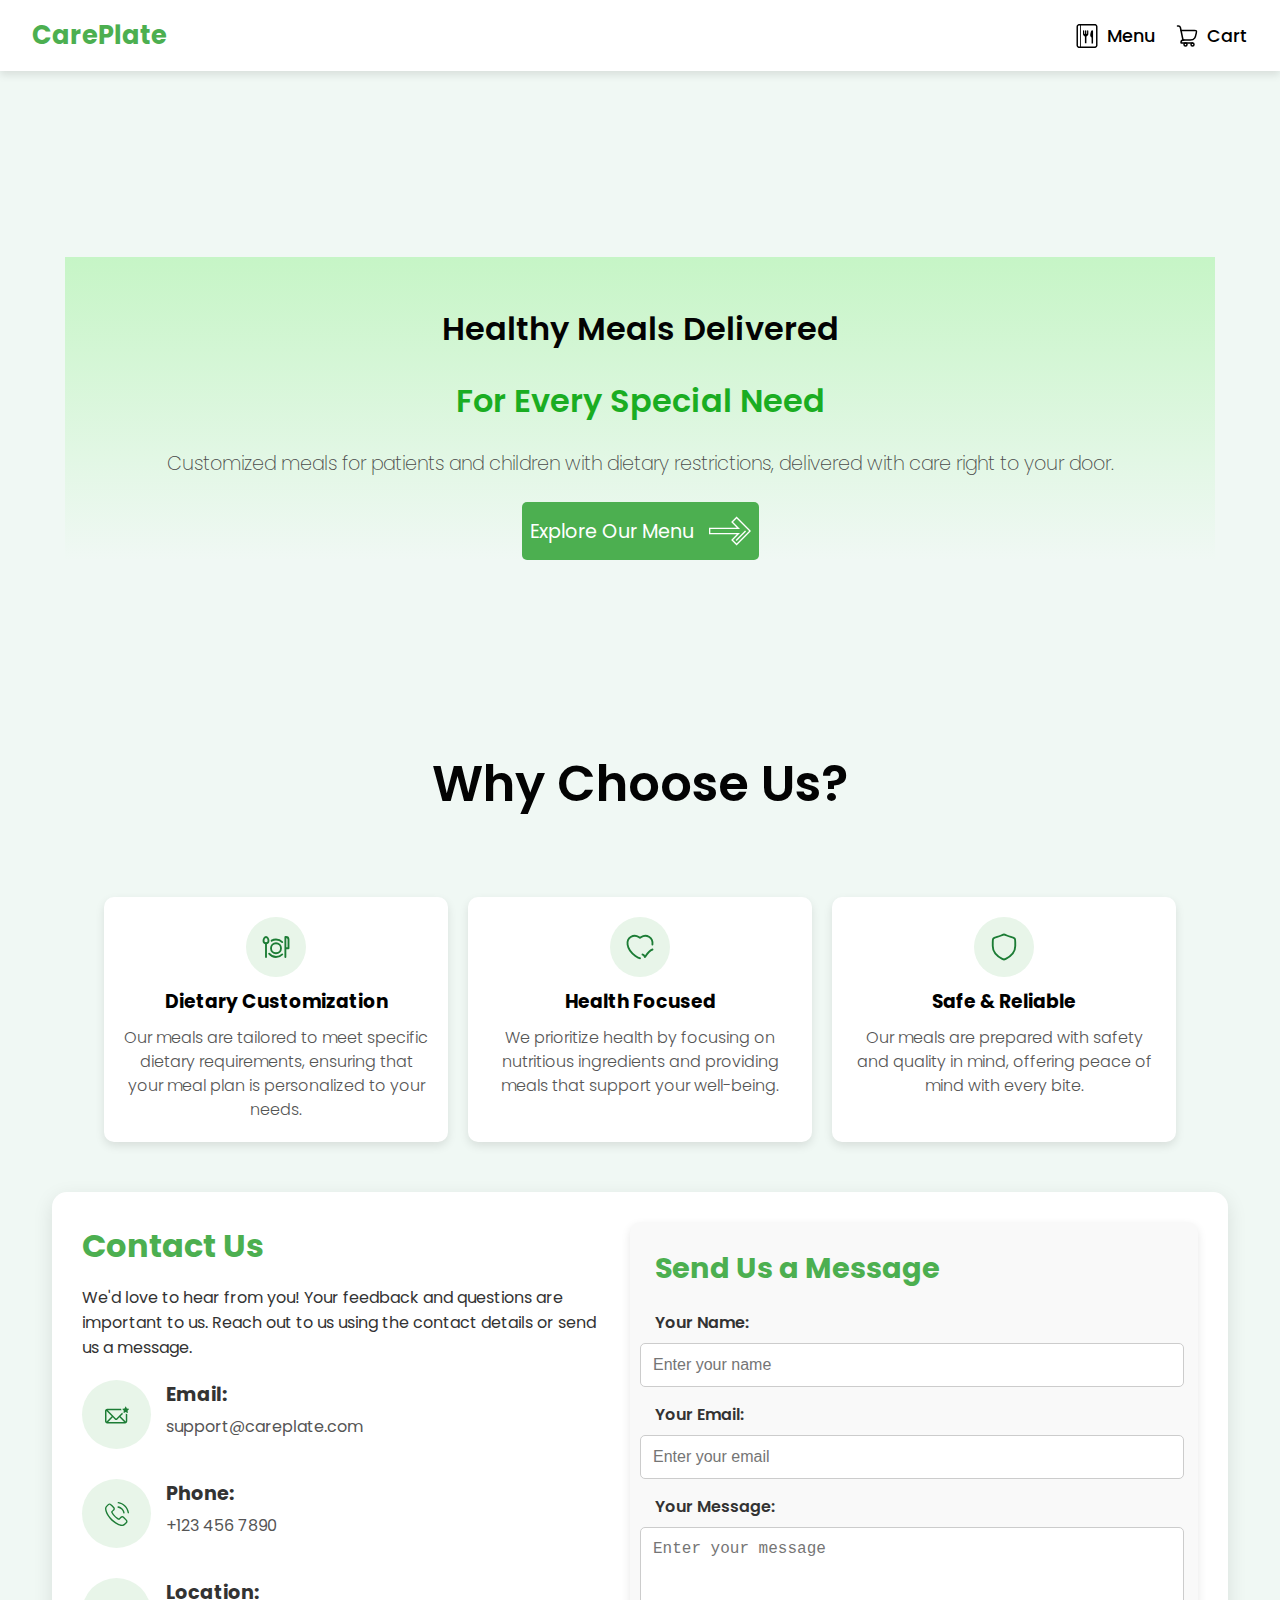
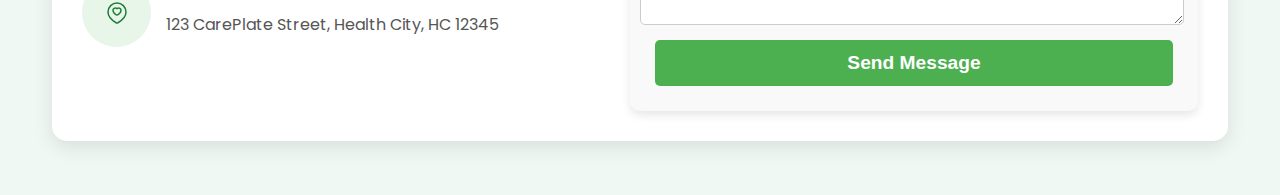
<file: index.html>
<!DOCTYPE html>
<html lang="en">

<head>
    <meta charset="UTF-8">
    <meta name="viewport" content="width=device-width, initial-scale=1.0">
    <title>CarePlate</title>
    <link rel="stylesheet" href="style.css">
</head>

<body>
    
    <nav class="nav">
        <div class="logo"><a href="index.html">CarePlate</a></div>
        <ul>
            <li><img src="assets/meal-menu-2-svgrepo-com.svg" alt="Menu Icon"> <a href="menu.html">Menu</a></li>
            <li><img src="assets/shopping-cart-01-stroke-rounded.svg" alt="Cart Icon"><a href="cart.html">Cart</a></li>
            <li id="user-greeting" style="display: none;"></li>
        </ul>
    </nav>

    <main>
        <section class="hero">
            <span>Healthy Meals Delivered</span>
            <span> For Every Special Need</span>
            <span>Customized meals for patients and children with dietary restrictions, delivered with care right to
                your door.</span>
            <div class="butt">

                <div><a href="menu.html">Explore Our Menu <img src="assets/right-arrow-next-svgrepo-com.svg"
                            alt="Right Arrow"></a>

                </div>
            </div>

        </section>

    </main>
    <section>
        <span id="why">Why Choose Us?</span>
        <div class="choose">
            <div class="card">
                <div class="icon">
                    <img src="assets/spoon-and-knife-stroke-rounded.svg" alt="Dietary Customization">
                </div>
                <h3>Dietary Customization</h3>
                <p>Our meals are tailored to meet specific dietary requirements, ensuring that your meal plan is
                    personalized to your needs.</p>
            </div>
            <div class="card">
                <div class="icon">
                    <img src="assets/heart-check-stroke-rounded.svg" alt="Health Focused">
                </div>
                <h3>Health Focused</h3>
                <p>We prioritize health by focusing on nutritious ingredients and providing meals that support your
                    well-being.</p>
            </div>
            <div class="card">
                <div class="icon">
                    <img src="assets/shield-01-stroke-rounded.svg" alt="Safe & Reliable">
                </div>
                <h3>Safe & Reliable</h3>
                <p>Our meals are prepared with safety and quality in mind, offering peace of mind with every bite.</p>
            </div>
        </div>
    </section>
    <footer class="footer">
        <div class="contact-card">
            <div class="contact-info">
                <h3>Contact Us</h3>
                <p>We'd love to hear from you! Your feedback and questions are important to us. Reach out
                    to us using the contact details or send us a message.</p>
                <div id="contact">
                    <div class="contact-item">
                        <div class="icon">
                            <img src="assets/mail-with-star-svgrepo-com.svg" alt="Email Icon">
                        </div>
                        <div class="info">
                            <h4>Email:</h4>
                            <p>support@careplate.com</p>
                        </div>
                    </div>

                    <div class="contact-item">
                        <div class="icon">
                            <img src="assets/phone-call-svgrepo-com.svg" alt="Phone Icon">
                        </div>
                        <div class="info">
                            <h4>Phone:</h4>
                            <p>+123 456 7890</p>
                        </div>
                    </div>

                    <div class="contact-item">
                        <div class="icon">
                            <img src="assets/location-favourite-02-stroke-rounded.svg" alt="Location Icon">
                        </div>
                        <div class="info">
                            <h4>Location:</h4>
                            <p>123 CarePlate Street, Health City, HC 12345</p>
                        </div>
                    </div>
                </div>
            </div>

            <form class="contact-form">
                <h4>Send Us a Message</h4>
                <label for="name">Your Name:</label>
                <input type="text" id="name" placeholder="Enter your name" required>

                <label for="email">Your Email:</label>
                <input type="email" id="email" placeholder="Enter your email" required>

                <label for="message">Your Message:</label>
                <textarea id="message" placeholder="Enter your message" rows="4" required></textarea>

                <button type="submit">Send Message</button>
            </form>
        </div>
    </footer>



</body>

</html>
</file>
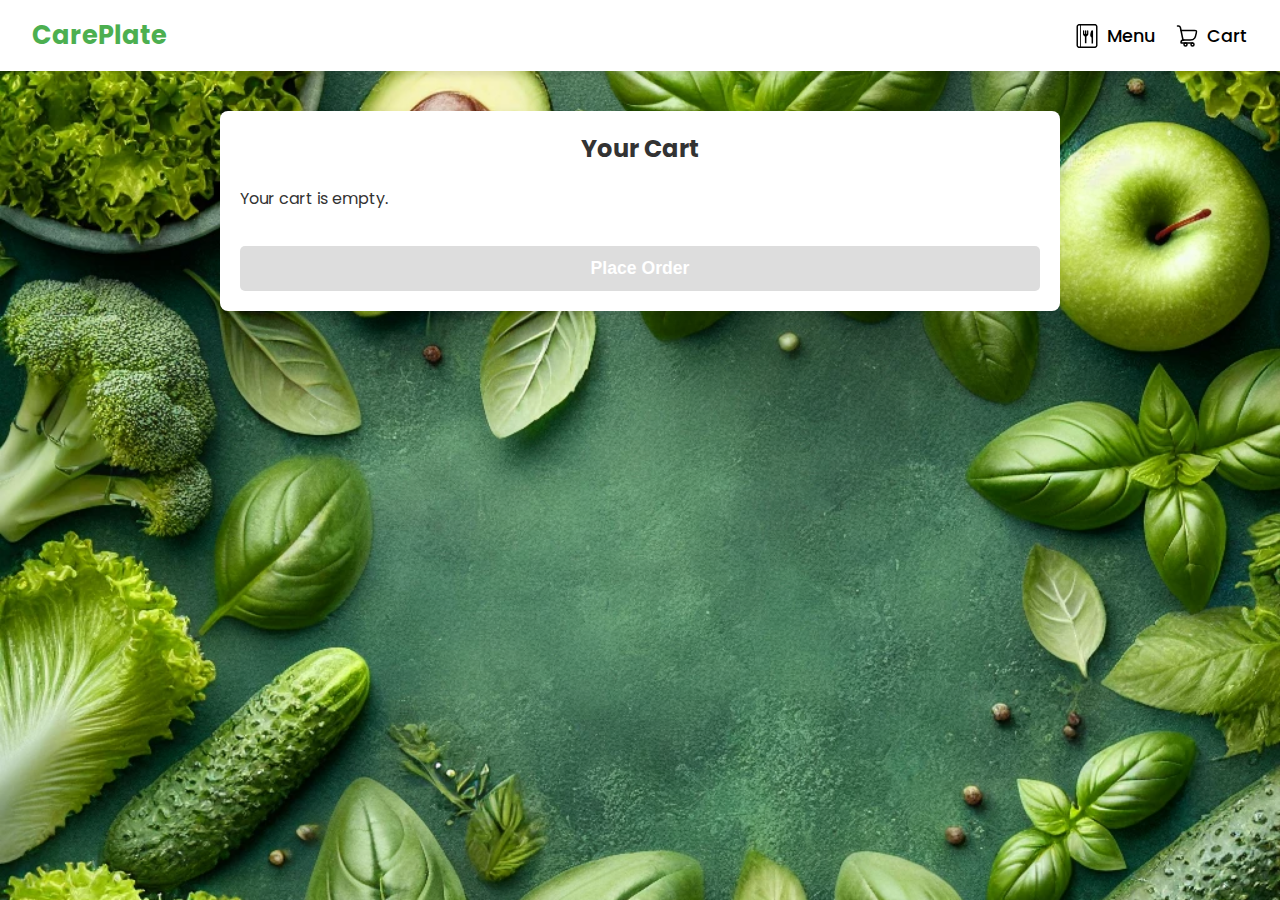
<file: cart.html>
<!DOCTYPE html>
<html lang="en">
<head>
    <meta charset="UTF-8">
    <meta name="viewport" content="width=device-width, initial-scale=1.0">
    <title>CarePlate |Your Cart</title>
    <link rel="stylesheet" href="cart.css">
</head>
<body>

    <nav class="nav">
        <div class="logo"><a href="index.html">CarePlate</a></div>
        <ul>
            <li><img src="assets/meal-menu-2-svgrepo-com.svg" alt="Menu Icon"> <a href="menu.html">Menu</a></li>
            <li><img src="assets/shopping-cart-01-stroke-rounded.svg" alt="Cart Icon"><a href="cart.html">Cart</a></li>
        </ul>
    </nav>

    <main>
        <h2>Your Cart</h2>
        <div id="cart-items"></div>
        <div id="total-price"></div>
        <button id="place-order">Place Order</button>
    </main>

    <script src="cart.js"></script>
</body>
</html>
</file>
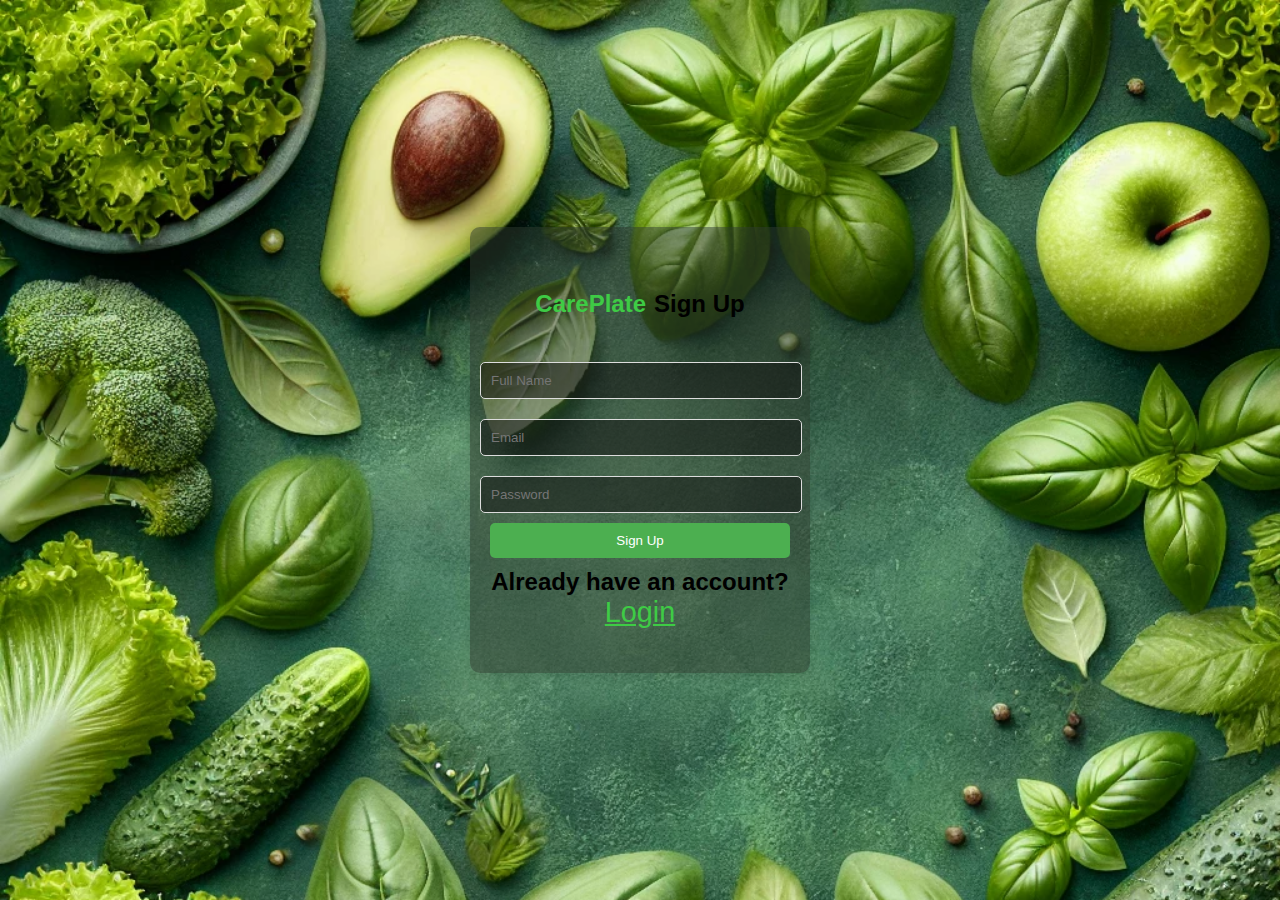
<file: menu.html>
<!DOCTYPE html>
    <html lang="en">
    <head>
        <meta charset="UTF-8">
        <meta name="viewport" content="width=device-width, initial-scale=1.0">
        <title>CarePlate Menu</title>
        <link rel="stylesheet" href="menu.css">
    </head>
    <body>
        
        <nav class="nav">
            <div class="logo"><a href="index.html">CarePlate</a></div>
            <ul>
                <li><img src="assets/meal-menu-2-svgrepo-com.svg" alt="Menu Icon"> <a href="menu.html">Menu</a></li>
                <li><img src="assets/shopping-cart-01-stroke-rounded.svg" alt="Cart Icon"><a href="cart.html">Cart</a></li>
            </ul>
        </nav>

        <main>
            <section class="menu-section">
                <h2>Our Menu</h2>
                <!-- Search Bar -->
        <div class="search-container">
            <input type="text" id="searchBar" placeholder="Search dishes for your health goals (e.g., weight gain,heart health,diabetes)" onkeyup="searchMenu()">
        </div>
                <div class="button-group">
                    <button class="menu-category" data-category="all">All</button>
                    <button class="menu-category" data-category="gluten-free">Gluten-free</button>
                    <button class="menu-category" data-category="vegan">Vegan</button>
                    <button class="menu-category" data-category="low-carb">Low Carb</button>
                    <button class="menu-category" data-category="dairy-free">Dairy-free</button>
                </div>
                <div class="secondary-button-group">
                    <button class="menu-category" data-category="kids-favorites">Kids Favorites</button>
                    <button class="menu-category" data-category="patient-specials">Patient Specials</button>
                    <button class="menu-category" data-category="healthy-snacks">Healthy Snacks</button>
                    <button class="menu-category" data-category="recovery-meals">Recovery Meals</button>
                    <button class="menu-category" data-category="smoothies">Smoothies</button>
                </div>

                <!-- Menu cards will be loaded here -->
                <div class="menu-container" id="menu"></div>
                
            </section>
        </main>

        <script src="script.js"></script>
    </body>
    </html>
</file>
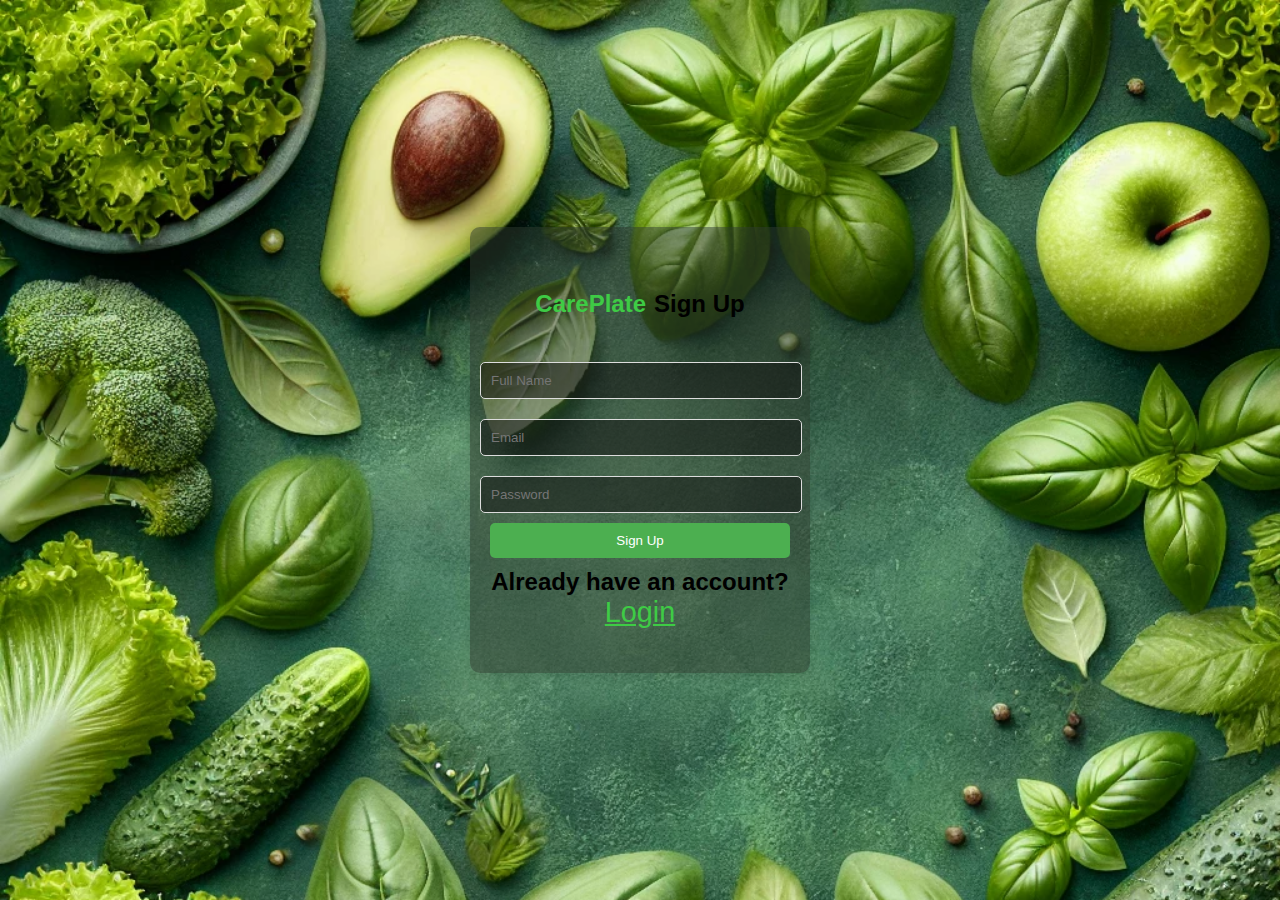
<file: sign-up.html>
<!DOCTYPE html>
<html lang="en">
<head>
    <meta charset="UTF-8">
    <meta name="viewport" content="width=device-width, initial-scale=1.0">
    <title>CarePlate Sign Up | Login</title>
    <link rel="stylesheet" href="sign-up.css">
</head>
<body>
    <div class="auth-container">
        <h2 id="auth-title"><p>CarePlate</p>Sign Up</h2>
        <form id="auth-form">
            <input type="text" id="name" placeholder="Full Name" required>
            <input type="email" id="email" placeholder="Email" required>
            <input type="password" id="password" placeholder="Password" required>
            <button type="submit">Sign Up</button>
            <p id="toggle-auth">Already have an account? <a href="#">Login</a></p>
        </form>
    </div>

    <script>
        document.addEventListener("DOMContentLoaded", function () {
    const authForm = document.getElementById("auth-form");
    const authTitle = document.getElementById("auth-title");
    const toggleAuth = document.getElementById("toggle-auth");
    const nameField = document.getElementById("name");
    const submitButton = authForm.querySelector("button");

    let isLogin = false; // Default to Sign Up mode

    // Toggle between Login & Signup
    toggleAuth.addEventListener("click", (e) => {
        e.preventDefault();
        isLogin = !isLogin;

        authTitle.innerHTML = isLogin 
            ? `<p>PlateCare</p> Login` 
            : `<p>PlateCare</p> Sign Up`;

        nameField.style.display = isLogin ? "none" : "block"; 

        toggleAuth.innerHTML = isLogin 
            ? "Don't have an account? <a href='#'>Sign up</a>" 
            : "Already have an account? <a href='#'>Login</a>";

        // Change submit button text
        submitButton.textContent = isLogin ? "Login" : "Sign Up";
    });

    authForm.addEventListener("submit", function (e) {
        e.preventDefault();
        const name = document.getElementById("name").value;
        const email = document.getElementById("email").value;
        const password = document.getElementById("password").value;

        if (isLogin) {
            if (email && password) {
                localStorage.setItem("userLoggedIn", "true");
                alert("Welcome back! 🎉");
                window.location.href = "index.html"; 
            } else {
                alert("Invalid Credentials! Try again.");
            }
        } else {
            if (name && email && password) {
                localStorage.setItem("userLoggedIn", "true"); 
                localStorage.setItem("userName", name); 
                alert(`Welcome, ${name}! 🎉 Your account has been created.`);
                window.location.href = "index.html"; 
            } else {
                alert("Please fill all fields!");
            }
        }
    });
});

    </script>
</body>
</html>
</file>
<file: sign-up.css>
body {
    font-family: Arial, sans-serif;
    display: flex;
    justify-content: center;
    align-items: center;
    height: 100vh;
    background: #F0F8F4;
    margin: 0;
    background-image: url("assets/bg.png1.webp");
    background-size: cover;
}

.auth-container {
    background: rgba(45, 58, 45, 0.5);
    padding: 20px;
    border-radius: 10px;
    box-shadow: 0 4px 10px rgba(0, 0, 0, 0.1);
    text-align: center;
    width: 300px;
}

.auth-container h2 {
    margin-bottom: 10px;
}

.auth-container input {
    width: 100%;
    padding: 10px;
    margin: 10px -10px;
    border: 1px solid #ddd;
    border-radius: 5px;
    color: #4CAF50;
     background: rgba(15, 15, 15, 0.5);
    
}

.auth-container button {
    background-color: #4CAF50;
    color: white;
    padding: 10px;
    border: none;
    width: 100%;
    border-radius: 5px;
    cursor: pointer;
}

.auth-container button:hover {
    background-color: #388e3c;
}

#toggle-auth {
    font-size: 0.9rem;
    margin-top: 10px;
}
#auth-title{
    display: flex;
    align-items: center;
    gap: 8px;
    justify-content: center;
}
#auth-title p{
    color: #3ecb45;
}
.auth-container p a{
    font-size: larger;
    font-weight: 500;
color: #3ecb45;
}
#toggle-auth {
    font-size:1.5em;
    font-weight: 600;
}
</file>
<file: style.css>
/* Import Google Font at the top */
@import url('https://fonts.googleapis.com/css2?family=Poppins:wght@400;600;700&display=swap');

/* Reset some basic styles for consistency */
* {
    margin: 0;
    padding: 0;
}

/* Basic body styling */
body {
    font-family: 'Poppins', sans-serif;
    background: #F0F8F4;
    color: #333;
    
}

/* Navbar Styling */
.nav {
    display: flex;
    justify-content: space-between;
    align-items: center;
    background-color: white;
    padding: 1rem 2rem;
    box-shadow: 0 4px 8px rgba(0, 0, 0, 0.1);
}

.nav .logo a {
    text-decoration: none;
    color: #4CAF50;
    font-size: 1.6rem;
    font-weight: 700;
}

.nav ul {
    display: flex;
    list-style: none;
}

.nav ul li {
    margin-left: 20px;
    display: flex;
    align-items: center;
}

.nav ul li img {
    width: 24px;
    height: 24px;
    margin-right: 8px;
}

.nav ul li a {
    color: black;
    text-decoration: none;
    font-size: 1.1rem;
    font-weight: 500;
    transition: color 0.3s;
}

.nav ul li a:hover {
    color: #4CAF50;
}
.nav ul li a.active {
    background-color: #4CAF50; /* Green background */
    color: white !important; /* White text */
    border-radius: 5px; /* Rounded edges */
    padding: 10px 15px; /* Adjust padding */
    text-decoration: none;
}

/* Main Section Styling */
main {
    display: flex;
    justify-content: center;
    align-items: center;
    height: 75vh;
    text-align: center;
}
#contact{
    display: flex;
    flex-direction: column;
    align-items: start;
    
}
/* Hero Section */
.hero {
    background: linear-gradient(180deg, #c6f5c6,  #F0F8F4);
    padding-top: 3rem;
    max-width: 1150px;
    width: 90%;
   
}

#why{
    margin-bottom: 1.5em;
    display: flex;
    justify-content: center;
    font-size: 50px;
    font-weight: 600;
    color: #030303;
    text-align: center;
}
/* Styling for the spans */
.hero span {
    display: block;
    font-size: 2rem;
    font-weight: 600;
    margin-bottom: 1.5rem;
    transition: color 0.3s ease;
}

/* Different colors for each line */
.hero span:nth-child(1) {
    color: #030303;
}

.hero span:nth-child(2) {
    color: #1aad22;
}

.hero span:nth-child(3) {
    color: #4a4b4a;
    font-size: 1.2rem;
    font-weight: 200;
}
.hero span:nth-child(4){
    color: black;
}

/* Button Styling */
.butt{
    display: flex;
    justify-content: center;
    align-items: center;
}
.hero a {
    background-color: #4CAF50;
    color: white;
    padding: 0.5rem ;
    border: none;
    cursor: pointer;
    border-radius: 5px;
    display: flex;
    align-items: center;
    transition: background-color 0.3s;
    transition: 0.7s ease-out;
    justify-content: center;
    font-size: 1rem;
    font-weight: 400;
   
    text-decoration: none;
    font-size: larger;
    gap: 15px;
}

.hero a img {
    filter: invert(1);
    height: 42px;
}

.hero a:hover {
    background-color: #388e3c;
    scale: 1.1;
    
}
.choose {
    display: flex;
    justify-content: center;
    gap: 20px;
    margin-top: 20px;
    flex-wrap: wrap;
}

.card {
    background: white;
    padding: 20px;
    border-radius: 10px;
    text-align: center;
    box-shadow: 0 4px 10px rgba(0, 0, 0, 0.1);
    width: 19em;
    transition: 0.5s ease-in-out;
}
.card:hover {
    transform: translateY(-5px); /* Slight lift effect */
    box-shadow: 0 8px 20px rgba(0, 0, 0, 0.2); /* Stronger shadow */
     /* Light green background */
}
.icon {
    background-color: #E8F5E9; /* Light green background */
    border-radius: 50%;
    width: 60px;
    height: 60px;
    display: flex;
    justify-content: center;
    align-items: center;
    margin: 0 auto 10px;
}

.icon img {
    width: 30px;
    height: 30px;
    filter: invert(33%) sepia(91%) saturate(415%) hue-rotate(83deg) brightness(95%) contrast(90%); /* Makes icon green */
}

h3 {
    color: black;
}


/* Paragraph styling */
.card p {
    font-size: 1rem;
    color: #555;
    font-weight: 300;
    margin-top: 10px;
    line-height: 1.5;
    text-align: center;
}

/* Optional hover effect for text */
.card:hover p {
    color: #4CAF50;
}
/* Footer Styling */
.footer {
    background: #F0F8F4; /* Light green background */
    padding: 50px 20px;
    display: flex;
    justify-content: center;
    color: #333;
}

/* Contact Card */
.contact-card {
    background: #ffffff;
    padding: 30px;
    border-radius: 15px;
    display: flex;
    align-items: flex-start;
    width: 90%;
    max-width: 1200px;
    box-shadow: 0 6px 20px rgba(0, 0, 0, 0.1);
    transition: transform 0.3s ease-in-out;
    flex-wrap: wrap;
}

.contact-card:hover {
    transform: translateY(-5px);
    box-shadow: 0 8px 20px rgba(0, 0, 0, 0.2);
}

/* Contact Info */
.contact-info {
    flex: 1;
    padding-right: 30px;
    margin-bottom: 20px;
}

.contact-info h3 {
    color: #4CAF50;
    font-size: 2rem;
    margin-bottom: 15px;
}

.contact-info p {
    color: #333;
    font-size: 1rem;
    margin-bottom: 20px;
}

/* Contact Item */
.contact-item {
    display: flex;
    align-items: center; /* Vertically center the icon and text */
    justify-content: flex-start; /* Align both items to the left */
    margin-bottom: 20px; /* Space between items */
    
}

/* Contact Icon */
.contact-item .icon {
    background-color: #E8F5E9;
    border-radius: 50%;
    padding: 12px; /* Padding inside the icon container */
    width: 45px; /* Size of the icon container */
    height: 45px;
    display: flex;
    justify-content: center;
    align-items: center;
    margin-right: 15px; /* Space between icon and text */
}

/* Icon image size */
.contact-item .icon img {
    width: 24px; /* Size of the icon */
    height: 24px;
}

/* Contact Info */
.contact-item .info {
    display: flex;
    flex-direction: column; /* Stack the text vertically */
    justify-content: center; /* Vertically align text */
}

/* Adjust text */
.contact-item .info h4 {
    font-size: 1.2rem;
    font-weight: 600;
    margin-bottom: 5px;
}

.contact-item .info p {
    font-size: 1rem;
    color: #555;
}


.contact-item .info h4 {
    font-weight: bold;
    margin-bottom: 5px;
}

.contact-item .info p {
    font-size: 1rem;
    color: #555;
}

/* Contact Form */
.contact-form {
    flex: 1;
    display: flex;
    flex-direction: column;
    background-color: #F9F9F9;
    padding: 25px;
    border-radius: 10px;
    box-shadow: 0 4px 10px rgba(0, 0, 0, 0.1);
    transition: 0.5s ease-in-out;
}
.contact-form:hover{
    scale: 1.02;
}
.contact-form h4 {
    color: #4CAF50;
    font-size: 1.8rem;
    margin-bottom: 20px;
}

.contact-form label {
    font-weight: 600;
    margin-bottom: 8px;
    color: #333;
}

.contact-form input, 
.contact-form textarea {
    width: 100%;
    padding: 12px;
    margin-bottom: 15px;
    margin-left: -15px;
    border: 1px solid #ccc;
    border-radius: 5px;
    font-size: 1rem;
    background-color: #fff;
}

.contact-form textarea {
    resize: vertical;

}

.contact-form button {
    background-color: #4CAF50;
    color: white;
    padding: 12px 20px;
    border: none;
    font-size: 1.2rem;
    font-weight: 600;
    cursor: pointer;
    border-radius: 5px;
    transition: background-color 0.3s;
}

.contact-form button:hover {
    background-color: #388e3c;
}

/* Responsive Design */
@media (max-width: 768px) {
    

    .contact-info {
        padding-right: 0;
        margin-bottom: 20px;
    }

    .contact-item {
        justify-content: center;
    }

    .contact-form {
        margin-top: 20px;
    }
}

    
/* Responsive adjustments */
@media (max-width: 768px) {
    
    .card p {
        font-size: 0.9rem;
    }
}

/* Responsive Design */
@media (max-width: 768px) {
    .hero span {
        font-size: 1.5rem;
    }

    .hero button {
        font-size: 1rem;
        padding: 0.8rem 1.5rem;
    }
    
}
@media (max-width: 480px) {
    main {
        height: 60vh;
    }
    #why{
        font-size: 2.3em;
    }
    .contact-form h4{
        font-size: 1.5em;
        min-width: 66vw;

    } 
    .contact-form{
        display: flex;
        flex-direction: column;
        justify-content: start;
        align-items: start;
    }
    .card{
        width: 15.5em;
    }
}
</file>
<file: cart.css>
/* Import Google Font at the top */
@import url('https://fonts.googleapis.com/css2?family=Poppins:wght@400;600;700&display=swap');

/* Reset some basic styles for consistency */
* {
    margin: 0;
    padding: 0;
}

/* Basic body styling */
body {
    font-family: 'Poppins', sans-serif; 
    background: url("assets/bg.png1.webp"); 
    background-size: cover; 
    color: #333; 
    height: 100vh; 
}

/* Navbar Styling */
.nav {
    display: flex;
    justify-content: space-between; 
    align-items: center;
    background-color: white;
    padding: 1rem 2rem;
    box-shadow: 0 4px 8px rgba(0, 0, 0, 0.1);
}

.nav .logo a {
    text-decoration: none;
    color: #4CAF50;
    font-size: 1.6rem;
    font-weight: 700;
}

.nav ul {
    display: flex;
    list-style: none;
}

.nav ul li {
    margin-left: 20px;
    display: flex;
    align-items: center;
}

.nav ul li img {
    width: 24px;
    height: 24px;
    margin-right: 8px;
}

.nav ul li a {
    color: black;
    text-decoration: none;
    font-size: 1.1rem;
    font-weight: 500;
    transition: color 0.3s;
}

.nav ul li a:hover {
    color: #4CAF50;
}
.nav ul li a.active {
    background-color: #4CAF50; /* Green background */
    color: white !important; /* White text */
    border-radius: 5px; /* Rounded edges */
    padding: 10px 15px; /* Adjust padding */
    text-decoration: none;
}

/* Main Cart Content */
main {
    max-width: 800px;
    margin: 40px auto;
    padding: 20px;
    background-color: white;
    border-radius: 8px;
    box-shadow: 0 4px 10px rgba(0, 0, 0, 0.1);
}

/* Cart Header */
h2 {
    text-align: center;
    color: #333;
    margin-bottom: 20px;
}

/* Cart Items */
#cart-items {
    display: flex;
    flex-direction: column;
    gap: 15px;
}

/* Individual Cart Item */
.cart-item {
    display: flex;
    justify-content: space-between;
    align-items: center;
    padding: 15px;
    border: 1px solid #ddd;
    border-radius: 8px;
    background-color: #f9f9f9;
}

/* Item Details */
.cart-item h4 {
    margin: 0;
    font-size: 1rem;
    color: #333;
}

.cart-item p {
    margin: 5px 0;
    color: #777;
    font-size: 0.9rem;
}

/* Quantity Input */
.cart-item input[type="number"] {
    width: 50px;
    padding: 5px;
    border: 1px solid #ddd;
    border-radius: 5px;
    text-align: center;
}

/* Remove Button */
.remove-item {
    background-color: #ff4d4d;
    border: none;
    color: white;
    padding: 5px 10px;
    border-radius: 5px;
    cursor: pointer;
    transition: background 0.3s;
}

.remove-item:hover {
    background-color: #d93636;
}

/* Total Price */
#total-price {
    text-align: right;
    font-size: 1.2rem;
    font-weight: bold;
    margin-top: 15px;
    color: #333;
}

/* Place Order Button */
#place-order {
    width: 100%;
    padding: 12px;
    font-size: 1.1rem;
    font-weight: bold;
    color: white;
    background-color: #4CAF50;
    border: none;
    border-radius: 5px;
    cursor: pointer;
    transition: background 0.3s;
    margin-top: 20px;
}

#place-order:hover {
    background-color: #388e3c;
}

/* Responsive Design */
@media (max-width: 600px) {
    .cart-item {
        flex-direction: column;
        align-items: flex-start;
    }

    .cart-item input {
        margin-top: 10px;
    }
}
/* Order Form Styling */
.order-form {
    background-color: #f9f9f9;
    padding: 20px;
    border-radius: 8px;
    box-shadow: 0 4px 8px rgba(0, 0, 0, 0.1);
    margin-top: 20px;
    width: 100%;
    max-width: 600px;
    margin-left: 77px;
   
   
}

.order-form h3 {
    margin-bottom: 15px;
    color: #333;
}

.order-form label {
    display: block;
    margin-top: 10px;
    font-weight: bold;
    color: #333;
}

.order-form input,
.order-form textarea {
    width: 100%;
    padding: 10px;
    margin-top: 5px;
    border: 1px solid #ddd;
    border-radius: 5px;
    font-size: 1rem;
    
}

.order-form textarea {
    resize: vertical;
    height: 100px;
}

.order-form button {
    margin-top: 15px;
    padding: 10px 15px;
    background-color: #4CAF50;
    color: white;
    border: none;
    border-radius: 5px;
    font-weight: bold;
    cursor: pointer;
}

.order-form button:hover {
    background-color: #388e3c;
}

/* Confirmation Message Styling */
.confirmation-message {
    background-color: #e8f5e9;
    padding: 20px;
    border-radius: 8px;
    margin-top: 20px;
    max-width: 600px;
    margin-left: auto;
    margin-right: auto;
    text-align: center;
}

.confirmation-message h3 {
    color: #388e3c;
}

.confirmation-message p {
    font-size: 1rem;
    color: #333;
}
/* Error Message Styling */
.order-form p {
    color: red;
    font-size: 1rem;
    margin-top: 10px;
}
/* Order Placed Message Styling */
.order-placed-message {
    background-color: #e8f5e9;
    padding: 20px;
    border-radius: 8px;
    margin-top: 20px;
    max-width: 600px;
    margin-left: auto;
    margin-right: auto;
    text-align: center;
}

.order-placed-message h3 {
    color: #388e3c;
    margin-bottom: 10px;
}

.order-placed-message p {
    font-size: 1rem;
    color: #333;
}
@media (max-width: 600px) {
    .order-form{
        margin: 10px -25px;
    }  
    .order-form input,
.order-form textarea{
    margin: 12px -10px;
}
}
</file>
<file: menu.css>
/* Import Google Font at the top */
@import url('https://fonts.googleapis.com/css2?family=Poppins:wght@400;600;700&display=swap');

/* Reset some basic styles for consistency */
* {
    margin: 0;
    padding: 0;
}

/* Basic body styling */
body {
    font-family: 'Poppins', sans-serif;
    background: #F0F8F4;
    color: #333;
}

/* Navbar Styling */
.nav {
    display: flex;
    justify-content: space-between;
    align-items: center;
    background-color: white;
    padding: 1rem 2rem;
    box-shadow: 0 4px 8px rgba(0, 0, 0, 0.1);
}

.nav .logo a {
    text-decoration: none;
    color: #4CAF50;
    font-size: 1.6rem;
    font-weight: 700;
}

.nav ul {
    display: flex;
    list-style: none;
}

.nav ul li {
    margin-left: 20px;
    display: flex;
    align-items: center;
}

.nav ul li img {
    width: 24px;
    height: 24px;
    margin-right: 8px;
}

.nav ul li a {
    color: black;
    text-decoration: none;
    font-size: 1.1rem;
    font-weight: 500;
    transition: color 0.3s;
}

.nav ul li a:hover {
    color: #4CAF50;
}
.nav ul li a.active {
    background-color: #4CAF50; /* Green background */
    color: white !important; /* White text */
    border-radius: 5px; /* Rounded edges */
    padding: 10px 15px; /* Adjust padding */
    text-decoration: none;
}

/* Main section */
main {
    padding: 20px;
    text-align: center;
}

/* Button Group Styling */
.button-group {
    display: flex;
    justify-content: start;
    gap: 15px;
    margin-top: 20px;

}

/* Styling for menu category buttons */
.menu-category {
    color: black;
    padding: 12px 30px;
 
    border-radius: 25px;
    border: 2px solid rgb(157, 180, 157);
    font-size: 1.1rem;
    font-weight: 500;
    cursor: pointer;
    transition: background-color 0.3s;
}

.menu-category:hover {
    background-color:#4CAF50; /* Darker green on hover */

}
.menu-category.active {
    background-color: #4CAF50; /* Active button color */
    color: white;
    border-color: #4CAF50; /* Change border color */
}





/* Menu Container */
.menu-container {
    display: flex;
    flex-wrap: wrap;
    gap: 20px;
    padding: 20px;
}

/* Card Styling */
.card {
    background: white;
    border-radius: 15px;
    overflow: hidden;
    width: 250px;
    box-shadow: 0 4px 10px rgba(0, 0, 0, 0.1);
    padding: 15px;
    transition: max-height 1s ease-in-out;
    max-height: 400px; /* Default height */
}

.card.expanded {
    max-height: 900px; /* Expands smoothly */
}

.details {
    display: none; /* Initially hidden */
    opacity: 0;
    transition: opacity 1s ease-in-out;
}

.card.expanded .details {
    display: block; /* Show when expanded */
    opacity: 1;
}

.toggle-details {
    background-color: #007bff;
    color: white;
    padding: 5px 10px;
    border: none;
    cursor: pointer;
    margin-top: 5px;
    border-radius: 5px;
    transition: background-color 0.3s;
}

.toggle-details:hover {
    background-color: #0056b3;
}


.card:hover {
    transition: 0.4s ease-in-out;
    transform: scale(1.05); /* Subtle hover effect */
}
.card img {
    width: 100%;
    height: 200px;
    object-fit: cover;
    border-radius: 10px;
}

.card-content {
    padding: 10px;
    text-align: left;
}

.card-title {
    font-size: 1.2rem;
    font-weight: 600;
    margin-bottom: 5px;
}

.card-description {
    font-size: 0.9rem;
    color: #666;
    margin-bottom: 10px;
}

.tag {
    display: inline-block;
    background: #e8f5e9;
    color: #388e3c;
    font-size: 0.8rem;
    padding: 4px 10px;
    border-radius: 20px;
    margin-bottom: 10px;
}

.nutrition-info {
    margin: 10px 0;
}

.nutrition-info h4 {
    font-size: 0.9rem;
    font-weight: 600;
    margin-bottom: 5px;
}

/* Progress Bar Styling */
.nutrition-item {
    display: flex;
    align-items: center;
    justify-content: space-between;
    gap: 10px;
}

.progress-bar {
    flex-grow: 1;
    height: 5px;
    background: #eee;
    border-radius: 5px;
    overflow: hidden;
    margin: 0 10px;
}

.progress {
    height: 100%;
    background: #4CAF50;
    border-radius: 5px;
}

/* Price & Button */
.price {
    font-size: 1rem;
    font-weight: bold;
    margin-top: 10px;
}

.button {
    width: 100%;
    background: #4CAF50;
    color: white;
    text-align: center;
    padding: 10px;
    border-radius: 5px;
    font-size: 1rem;
    font-weight: 600;
    cursor: pointer;
    margin-top: 10px;
    transition: 0.3s;
    border: none;
}

.button:hover {
    background: #388e3c;
}
.secondary-button-group {
    display: flex;
    gap: 15px;
    margin-top: 20px;
    justify-content: flex-start; /* or center, if you want them centered */
}

.secondary-button-group button {
    background-color: #ffffff;  /* White background */
    color:black;                /* Dark text */
    border: 1px solid #ddd;     /* Light gray border */
    border-radius: 15px;        /* Rounded edges for a pill-like shape */
    padding: 16px 20px;          /* Spacing around text */
    font-size: 1rem;
    font-family:sans-serif;
    font-weight: 600;
    cursor: pointer;
    transition: background-color 0.3s, box-shadow 0.3s;
    box-shadow: 0 1px 3px rgba(0, 0, 0, 0.1); /* Subtle shadow */
}

.secondary-button-group button:hover {
    background-color:#4CAF50; /* Slightly darker background on hover */
    box-shadow: 0 2px 6px rgba(0, 0, 0, 0.15); /* Stronger shadow on hover */
}

.secondary-button-group button:focus {
    outline: none; /* Remove default focus outline */
    box-shadow: 0 0 0 2px rgba(76, 175, 80, 0.4); /* Green focus ring */
}
@media (max-width:480px){
   .button-group .menu-category{ 
    font-size: 0.5rem;
    min-width: 15%;
    padding: 6px 6px;
}
.secondary-button-group .menu-category{
    font-size: 0.5rem;
    min-width: 15%;
    padding: 6px 3px;
    font-weight: 400;
    border-radius: 4px;
}
.card{
    min-width:  300px;
    padding: 10px;

}
.menu-container{
    justify-content: center;
}
}
.search-container {
    text-align: center;
    margin-bottom: 15px;
}

#searchBar {
    width: 60%;
    padding: 10px;
    font-size: 16px;
    border: 2px solid #ddd;
    border-radius: 8px;
    outline: none;
}
@media (max-width: 768px) {
    #searchBar {
        width: 80%; /* Adjust width on smaller screens */
        font-size: 14px; /* Adjust font size */
    }
}

@media (max-width: 480px) {
    #searchBar {
        width: 90%; /* Further adjust width on very small screens */
        font-size: 12px; /* Further adjust font size */
    }
}
.hidden {
    display: none;
}

.toggle-details {
    background-color: #007bff;
    color: white;
    padding: 5px 10px;
    border: none;
    cursor: pointer;
    margin-top: 5px;
    border-radius: 5px;
}

.toggle-details:hover {
    background-color: #0056b3;
}
</file>
